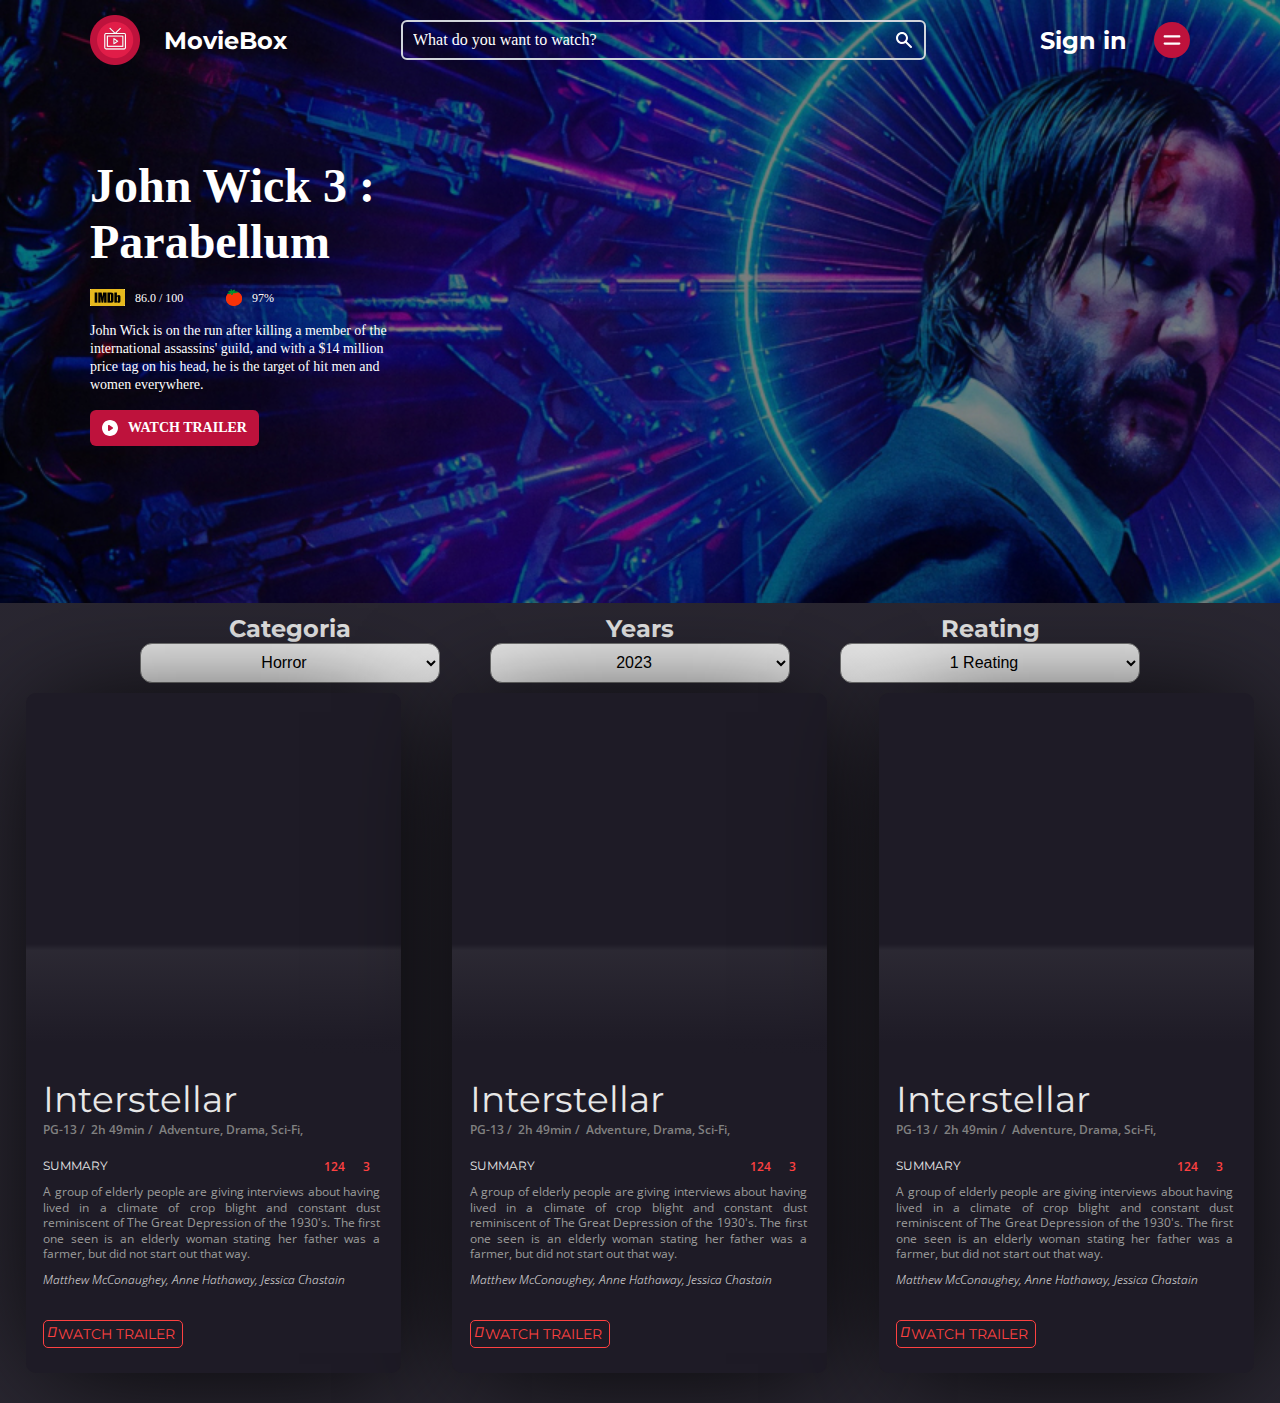
<file: tamplates/index.html>
<!DOCTYPE html>
<html lang="en">
<head>
  <meta charset="UTF-8">
  <meta http-equiv="X-UA-Compatible" content="IE=edge">
  <meta name="viewport" content="width=device-width, initial-scale=1.0">
  <title>MovieBox | 2023</title>
  <!-- <link href="https://cdn.jsdelivr.net/npm/bootstrap@5.3.0-alpha1/dist/css/bootstrap.min.css" rel="stylesheet" integrity="sha384-GLhlTQ8iRABdZLl6O3oVMWSktQOp6b7In1Zl3/Jr59b6EGGoI1aFkw7cmDA6j6gD" crossorigin="anonymous"> -->
  <link rel="stylesheet" href="../static/css/style.css">
  <link rel="stylesheet" href="../sass/main.css">
</head>
<body>
  <header class="site-header">
    <div class="container">
      <nav class="navbar">
        <ul class="nav-list">
          <li class="nav-item">
            <a href="#" class="nav-item-logo-wrap">
              <img class="" src="../static/img/tv.png" alt="" width="" height="">
              <h2 class="nav-item-logo-title">MovieBox</h2>
            </a>
          </li>
          <li class="nav-item nav-item-search-wrap">
            <input class="nav-item-search" type="text" placeholder="What do you want to watch?">
            <img class="nav-item-search-lupa" src="../static/img/lupa-Icon.svg" alt="" width="" height="">
          </li>
          <li class="nav-item">
            <a href="#" class="nav-item-logo-wrap2">
                <h2 class="nav-item-logo-title">Sign in</h2>
              <img class="" src="../static/img/Menu-logo.svg" alt="" width="" height="">
            </a>
          </li>
        </ul>
      </nav>
    </div>

    <section class="hero">
      <div class="container">
        <div class="hero-wrapper">
          <h1 class="hero-title">John Wick 3 : <br> Parabellum</h1>
          <div class="hero-box">
            <div class="hero-logo-wrap1">
              <img class="" src="../static/img/Imdb.jpg" width="35" height="17">
              <h4 class="hero-logo-text1">86.0 / 100</h4>
            </div>
            <div class="hero-logo-wrap2">
              <img class="" src="../static/img/pomidor.png" width="16" height="17">
              <h4 class="hero-logo-text2">97%</h4>
            </div>
          </div>
          <p class="hero-text">
            John Wick is on the run after killing a member of the international assassins' guild, and with a $14 million price tag on his head, he is the target of hit men and women everywhere.
          </p>
          <button class="hero-btn">
            <img class="" src="../static/img/play-icon.svg" alt="" width="" height="">
            <h4 class="hero-btn-text">Watch trailer</h4>
          </button>
        </div>
      </div>
    </section>
  </header>

  <main>
    

    <section>
      <div class="container">
        <ul class="select-list">
          <li class="select-item">
            <h2>Categoria</h2>
            <select>
              <option value="">Horror</option>
              <option value="">Aventure</option>
              <option value="">Fantastic</option>
            </select>
          </li>
          <li class="select-item">
            <h2>Years</h2>
            <select>
              <option value="">2023</option>
              <option value="">2022</option>
              <option value="">2021</option>
              <option value="">2020</option>
              <option value="">2019</option>
              <option value="">2018</option>
              <option value="">2017</option>
              <option value="">2016</option>
              <option value="">2015</option>
              <option value="">2016</option>
              <option value="">2015</option>
              <option value="">2014</option>
              <option value="">2013</option>
              <option value="">2012</option>
              <option value="">2011</option>
              <option value="">2010</option>
            </select>
          </li>
          <li class="select-item">
            <h2>Reating</h2>
            <select>
              <option value="">1 Reating</option>
              <option value="">2 Reating</option>
              <option value="">3 Reating</option>
              <option value="">4 Reating</option>
              <option value="">5 Reating</option>
              <option value="">6 Reating</option>
              <option value="">7 Reating</option>
              <option value="">8 Reating</option>
              <option value="">9 Reating</option>
              <option value="">10 Reating</option>
            </select>
          </li>
        </ul>
      </div>
    </section>

    <section class="cards">
    </div class="container_card">
        <div class="cellphone-container">    
            <div class="movie">       
              <div class="menu"><i class="material-icons"></i></div>
              <div class="movie-img"></div>
              <div class="text-movie-cont">
                <div class="mr-grid">
                  <div class="col1">
                    <h1>Interstellar</h1>
                    <ul class="movie-gen">
                      <li>PG-13  /</li>
                      <li>2h 49min  /</li>
                      <li>Adventure, Drama, Sci-Fi,</li>
                    </ul>
                  </div>
                </div>
                <div class="mr-grid summary-row">
                  <div class="col2">
                    <h5>SUMMARY</h5>
                  </div>
                  <div class="col2">
                     <ul class="movie-likes">
                      <li><i class="material-icons">&#xE813;</i>124</li>
                      <li><i class="material-icons">&#xE813;</i>3</li>
                    </ul>
                  </div>
                </div>
                <div class="mr-grid">
                  <div class="col1">
                    <p class="movie-description">A group of elderly people are giving interviews about having lived in a climate of crop blight and constant dust reminiscent of The Great 
                    Depression of the 1930's. The first one seen is an elderly woman stating her father was a farmer, but did not start out that way. </p>
                  </div>
                </div>
                <div class="mr-grid actors-row">
                  <div class="col1">
                    <p class="movie-actors">Matthew McConaughey, Anne Hathaway, Jessica Chastain</p>
                  </div>
                </div>
                <div class="mr-grid action-row">
                  <div class="col2"><div class="watch-btn"><h3><i class="material-icons">&#xE037;</i>WATCH TRAILER</h3></div>
                  </div>
                  <div class="col6 action-btn"><i class="material-icons">&#xE161;</i>
                  </div>
                  <div class="col6 action-btn"><i class="material-icons">&#xE866;</i>
                  </div>
                  <div class="col6 action-btn"><i class="material-icons">&#xE80D;</i>
                  </div>
                </div>
              </div>
            </div>
        </div>
      </div>

      
    </div class="container_card">
    <div class="cellphone-container">    
        <div class="movie">       
          <div class="menu"><i class="material-icons"></i></div>
          <div class="movie-img movie-img2"></div>
          <div class="text-movie-cont">
            <div class="mr-grid">
              <div class="col1">
                <h1>Interstellar</h1>
                <ul class="movie-gen">
                  <li>PG-13  /</li>
                  <li>2h 49min  /</li>
                  <li>Adventure, Drama, Sci-Fi,</li>
                </ul>
              </div>
            </div>
            <div class="mr-grid summary-row">
              <div class="col2">
                <h5>SUMMARY</h5>
              </div>
              <div class="col2">
                 <ul class="movie-likes">
                  <li><i class="material-icons">&#xE813;</i>124</li>
                  <li><i class="material-icons">&#xE813;</i>3</li>
                </ul>
              </div>
            </div>
            <div class="mr-grid">
              <div class="col1">
                <p class="movie-description">A group of elderly people are giving interviews about having lived in a climate of crop blight and constant dust reminiscent of The Great 
                Depression of the 1930's. The first one seen is an elderly woman stating her father was a farmer, but did not start out that way. </p>
              </div>
            </div>
            <div class="mr-grid actors-row">
              <div class="col1">
                <p class="movie-actors">Matthew McConaughey, Anne Hathaway, Jessica Chastain</p>
              </div>
            </div>
            <div class="mr-grid action-row">
              <div class="col2"><div class="watch-btn"><h3><i class="material-icons">&#xE037;</i>WATCH TRAILER</h3></div>
              </div>
              <div class="col6 action-btn"><i class="material-icons">&#xE161;</i>
              </div>
              <div class="col6 action-btn"><i class="material-icons">&#xE866;</i>
              </div>
              <div class="col6 action-btn"><i class="material-icons">&#xE80D;</i>
              </div>
            </div>
          </div>
        </div>
    </div>
  </div>
 

  
</div class="container_card">
<div class="cellphone-container">    
    <div class="movie">       
      <div class="menu"><i class="material-icons"></i></div>
      <div class="movie-img movie-img3"></div>
      <div class="text-movie-cont">
        <div class="mr-grid">
          <div class="col1">
            <h1>Interstellar</h1>
            <ul class="movie-gen">
              <li>PG-13  /</li>
              <li>2h 49min  /</li>
              <li>Adventure, Drama, Sci-Fi,</li>
            </ul>
          </div>
        </div>
        <div class="mr-grid summary-row">
          <div class="col2">
            <h5>SUMMARY</h5>
          </div>
          <div class="col2">
             <ul class="movie-likes">
              <li><i class="material-icons">&#xE813;</i>124</li>
              <li><i class="material-icons">&#xE813;</i>3</li>
            </ul>
          </div>
        </div>
        <div class="mr-grid">
          <div class="col1">
            <p class="movie-description">A group of elderly people are giving interviews about having lived in a climate of crop blight and constant dust reminiscent of The Great 
            Depression of the 1930's. The first one seen is an elderly woman stating her father was a farmer, but did not start out that way. </p>
          </div>
        </div>
        <div class="mr-grid actors-row">
          <div class="col1">
            <p class="movie-actors">Matthew McConaughey, Anne Hathaway, Jessica Chastain</p>
          </div>
        </div>
        <div class="mr-grid action-row">
          <div class="col2"><div class="watch-btn"><h3><i class="material-icons">&#xE037;</i>WATCH TRAILER</h3></div>
          </div>
          <div class="col6 action-btn"><i class="material-icons">&#xE161;</i>
          </div>
          <div class="col6 action-btn"><i class="material-icons">&#xE866;</i>
          </div>
          <div class="col6 action-btn"><i class="material-icons">&#xE80D;</i>
          </div>
        </div>
      </div>
    </div>
</div>
</div>

    </section>
  </main>

  <script src="../static/js/main.js"></script>
  <script src="https://cdn.jsdelivr.net/npm/bootstrap@5.3.0-alpha1/dist/js/bootstrap.bundle.min.js" integrity="sha384-w76AqPfDkMBDXo30jS1Sgez6pr3x5MlQ1ZAGC+nuZB+EYdgRZgiwxhTBTkF7CXvN" crossorigin="anonymous"></script>
</body>
</html>
</file>
<file: static/css/style.css>
* {
  margin: 0;
  padding: 0;
  box-sizing: border-box;
}

body {
  font-family: 'DM Sans', sans-serif;
}

.container {
  width: 100%;
  max-width: 1300px;
  margin: 0 auto;
}

header {
  background-image: url(../../static/img/Poster.jpg);
  background-repeat: no-repeat;
  background-attachment: fixed;
  background-size: cover;
}

.navbar {
  padding-top: 15px;
  margin-bottom: 93px;
}

.nav-list {
  display: flex;
  align-items: center;
  justify-content: space-between;
  list-style-type: none;
}

.nav-item-logo-wrap {
  display: flex;
  align-items: center;
  text-decoration: none;
}

.nav-item-logo-wrap h2 {
  color: #fff;
  margin-left: 24px;
}

.nav-item-search-wrap {
  width: 525px;
  padding: 6px 12px 6px 10px;
  display: flex;
  justify-content: space-between;
  align-items: center;
  border: 2px solid #D1D5DB;
  border-radius: 6px;
}

.nav-item-search {
  width: 100%;
  font-family: 'DM Sans';
  font-style: normal;
  font-weight: 400;
  font-size: 16px;
  line-height: 24px;
  color: #fff;
  outline: none;
  border: none;
  background: transparent;
}

::-webkit-input-placeholder {
  color: white;
}

.nav-item-logo-wrap2 {
  display: flex;
  align-items: center;
  text-decoration: none;
}

.nav-item-logo-wrap2 h2 {
  color: #fff;
  margin-right: 27px;
}


.hero {
  padding-bottom: 157px;
}

.hero-title {
  margin-bottom: 19px;
  font-family: 'DM Sans';
  font-style: normal;
  font-weight: 700;
  font-size: 48px;
  line-height: 56px;
  color: #fff;
}

.hero-box {
  width: 184px;
  display: flex;
  justify-content: space-between;
  align-items: center;
  margin-bottom: 16px;
}

.hero-logo-wrap1 {
  display: flex;
  align-items: center;
}

.hero-logo-wrap2 {
  display: flex;
  align-items: center;
}

.hero-logo-text1 {
  margin-left: 10px;
  font-family: 'DM Sans';
  font-style: normal;
  font-weight: 400;
  font-size: 12px;
  line-height: 12px;
  color: #FFFFFF;
}

.hero-logo-text2 {
  margin-left: 10px;
  font-family: 'DM Sans';
  font-style: normal;
  font-weight: 400;
  font-size: 12px;
  line-height: 12px;
  color: #FFFFFF;
}

.hero-text {
  width: 302px;
  font-family: 'DM Sans';
  font-style: normal;
  font-weight: 500;
  font-size: 14px;
  line-height: 18px;
  color: #FFFFFF;
  margin-bottom: 16px;
}

.hero-btn {
  display: flex;
  justify-content: center;
  align-items: center;
  width: 169px;
  height: 36px;
  background: #BE123C;
  border-radius: 6px;
  outline: none;
  border: none;
  cursor: pointer;
}

.hero-btn-text {
  margin-left: 10px;
  font-family: 'DM Sans';
  font-style: normal;
  font-weight: 700;
  font-size: 14px;
  line-height: 24px;
  text-transform: uppercase;
  color: #FFFFFF;
}


.select-list {
  width: 100%;
  height: 90px;
  display: flex;
  justify-content: space-evenly;
  list-style-type: none;
  text-align: center;
}

.select-item {
  display: flex;
  flex-direction: column;
  justify-content: center;

}

select {
  text-align: center;
  width: 300px;
  height: 40px;
  border-radius: 12px;
  padding: 0 15px;
  font-size: 16px;
  font-family: Arial, Helvetica, sans-serif;
  outline: none;
}

.cards {
  display: flex;
  justify-content: space-around;
}



.container {
  max-width: 1100px;
  margin: 0 auto;

}

.listData {
  display: flex;
  flex-wrap: wrap;
  justify-content: space-between;
  list-style-type: none;
}

.listData li {
  margin: 10px;
}

.move__card {
  padding: 1px;
  border: 1px solid #000;
  border-radius: 5px;
  width: 400px;
  height: auto;
  border-radius: 20px;
  border: none;
  box-shadow: 0 0 10px black;
}


.move__card__inner {
  display: flex;
  flex-direction: column;
  padding: 10px;
}

.move__card img {
  width: 100%;
  height: 370px;
  border-top-left-radius: 20px;
  border-top-right-radius: 20px;
}

.year_{
  margin-top: 5px;
  margin-bottom: 5px;
  color: #797979;
  font-family: 'Trebuchet MS', 'Lucida Sans Unicode', 'Lucida Grande', 'Lucida Sans', Arial, sans-serif;
}
.title_{
  text-align: center;
  margin-bottom: 10px;
  font-family: Cambria, Cochin, Georgia, Times, 'Times New Roman', serif;
}
.cat_{
  text-align: center;
  padding-bottom: 8px;
  border-bottom: 1px solid #000;
}
.rayt_{
  margin-top: 10px;
  margin-bottom: 15px;
}
.wtch_{
  text-align: center;
  text-decoration: none;
  margin-bottom: 10px;
  font-size: 20px;
  border: 1px solid #000;
  padding: 10px;
  color: white;
  background-color: #ff7200;
  border-radius: 5px;
  border: none;
}

.bookmarks{
  color: #fff;
  font-size: 30px;
  margin-left: 40px;
  
}
.bookmarks:hover{
  color: blue;
  transition: all ease 0.5s;
}
.bookm{
  cursor: pointer;
  font-size: 18px;
}
.bookm:hover{
  color: red;
}

.bookmark__open{
  display: none;
  overflow: auto;
  width: 500px;
  height: 100vh;
  position: absolute;
  right: 0;
  top: 0;
  background-color: #fff;
}

.book_img{
  width: 100px;
  height: 100px;
  border-radius: 50%;

  
}

.title__main{
  margin-top: 20px;
  margin-left: 30px;
  margin-bottom: 20px;
}
.cancel{
  font-size: 40px;
  position: absolute;
  right: 15px;
  top: 15px;
  cursor: pointer;
}
.booklist{
  display: flex;
  align-items: center;
  justify-content: space-around;
}
.book_title{
  text-align: center;
  width: 250px;
  overflow: auto;
}
.book_rating{
  color: #797979;
}
.book_wtch{
  text-decoration: none;
  padding: 10px;
  border: 2px solid rgb(9, 9, 197);
  color: rgb(9, 9, 197) ;
  border-radius: 5px;
}
.cancel:hover{
  color: red;
}
</file>
<file: sass/main.css>
@import url(https://fonts.googleapis.com/css?family=Montserrat:400,700);
@import url(https://fonts.googleapis.com/css?family=Open+Sans:400,300,600,700,800,300italic,400italic,600italic,700italic,800italic);
body {
  background: linear-gradient(rgba(30, 27, 38, 0.95), rgba(30, 27, 38, 0.95)), url("https://mir-s3-cdn-cf.behance.net/project_modules/1400/26e42443872613.57ffb1f31c4b4.jpg");
  background-position: center;
  background-size: cover;
  background-repeat: repeat;
}

.container_card {
  width: 100%;
  height: 100%;
}

.cellphone-container {
  width: 375px;
  height: 680px;
  background-color: #1e1b26;
  box-shadow: 5px 5px 115px -14px black;
  border-radius: 4px;
  margin-bottom: 30px;
  border-radius: 10px;
}

.menu {
  position: absolute;
  right: 12px;
  top: 6px;
  z-index: 999;
}
.menu i {
  font-size: 40px;
  color: #fe4141;
  filter: drop-shadow(4px 4px 10px rgba(0, 0, 0, 0.5));
}

.movie-img2 {
  background-image: url("https://m.media-amazon.com/images/M/MV5BOGE4NzU1YTAtNzA3Mi00ZTA2LTg2YmYtMDJmMThiMjlkYjg2XkEyXkFqcGdeQXVyNTgzMDMzMTg@._V1_FMjpg_UX1000_.jpg") !important;
}

.movie-img3 {
  background-image: url("https://territorystudio.com/wp-content/uploads/2021/10/thebilliondollarcode_boxshot_na_09_de.jpg") !important;
}

.movie-img {
  width: 100%;
  height: 380px;
  background-image: url("https://mir-s3-cdn-cf.behance.net/project_modules/1400/26e42443872613.57ffb1f31c4b4.jpg");
  background-position: center;
  background-repeat: no-repeat;
  background-size: cover;
  z-index: 111 !important;
  border-top-left-radius: 4px;
  border-top-right-radius: 4px;
  -webkit-mask-image: -webkit-gradient(linear, left top, left bottom, color-stop(0, rgb(0, 0, 0)), color-stop(0.35, rgb(0, 0, 0)), color-stop(0.5, rgb(0, 0, 0)), color-stop(0.65, rgb(0, 0, 0)), color-stop(0.85, rgba(0, 0, 0, 0.6)), color-stop(1, rgba(0, 0, 0, 0)));
  position: relative;
}

.movie {
  /* Permalink - use to edit and share this gradient: http://colorzilla.com/gradient-editor/#ffffff+39,1e1b26+53&0+38,1+55 */ /* FF3.6-15 */ /* Chrome10-25,Safari5.1-6 */
  background: linear-gradient(to bottom, rgba(255, 255, 255, 0) 38%, rgba(255, 255, 255, 0.06) 39%, rgba(30, 27, 38, 0.88) 53%, rgb(30, 27, 38) 55%); /* W3C, IE10+, FF16+, Chrome26+, Opera12+, Safari7+ */
  filter: progid:DXImageTransform.Microsoft.gradient( startColorstr="#00ffffff", endColorstr="#1e1b26",GradientType=0 ); /* IE6-9 */
  position: absolute;
  background-size: contain;
  background-size: cover;
  z-index: 1 !important;
  width: 375px;
  height: 660px;
  display: block;
  border-radius: 4px;
}

.text-movie-cont {
  padding: 0px 12px;
  text-align: justify;
}

.action-btn {
  text-align: right;
}
.action-btn i {
  color: #fe4141;
  font-size: 28px;
  text-align: right;
}

.watch-btn {
  display: block;
  border: 1px solid #fe4141;
  border-radius: 5px;
  padding: 4px;
  width: 140px;
}
.watch-btn h3 i {
  font-size: 14px;
  margin-right: 2px;
  position: relative;
  float: left;
  line-height: 1;
}

.action-row {
  margin-top: 24px;
}

.summary-row {
  margin-top: 12px;
}

/* TYPOGRAPHY STARTS */
/* Fonts */
h1, h2, h3, h4, h5 {
  font-family: "Montserrat", sans-serif;
  color: #e7e7e7;
  margin: 0px;
}

h1 {
  font-size: 36px;
  font-weight: 400;
}

h3 {
  font-size: 14px;
  font-weight: 400;
  color: #fe4141;
}

h5 {
  font-size: 12px;
  font-weight: 400;
}

.movie-gen, .movie-likes {
  margin: 0px;
  padding: 0px;
}
.movie-gen li, .movie-likes li {
  font-family: "Open Sans", sans-serif;
  font-size: 12px;
  color: #818181;
  width: auto;
  display: block;
  float: left;
  margin-right: 6px;
  font-weight: 600;
}

.movie-likes {
  float: right;
}
.movie-likes li {
  color: #fe4141;
}
.movie-likes li:last-child {
  margin-right: 0px;
}
.movie-likes li i {
  font-size: 14px;
  margin-right: 4px;
  position: relative;
  float: left;
  line-height: 1;
}

.movie-details {
  font-family: "Open Sans", sans-serif;
  font-size: 12px;
  font-weight: 300;
  color: #b4b4b4;
}

.movie-description {
  font-family: "Open Sans", sans-serif;
  font-size: 12px;
  font-weight: 400;
  color: #9b9b9b;
  text-align: justify;
  line-height: 1.3;
}

.movie-actors {
  font-family: "Open Sans", sans-serif;
  font-size: 12px;
  font-weight: 300;
  color: #e7e7e7;
  font-style: italic;
}

/* TYPOGRAPHY ENDS */
/** GRID STARTS **/
.thegrid {
  margin: 0 auto;
}

.elements-distance, .movie-details, .movie-description, .movie-actors {
  margin: 0px;
}

.mr-grid {
  width: 100%;
}

.mr-grid:before, .mr-grid:after {
  content: "";
  display: table;
}

.mr-grid:after {
  clear: both;
}

.mr-grid {
  *zoom: 1;
}

.col1, .col2, .col3, .col3rest, .col4, .col4rest, .col5, .col5rest, .col6, .col6rest {
  margin: 0% 0.5% 0.5% 0.5%;
  padding: 1%;
  float: left;
  display: block;
}

/* Columns match, minus margin sum. E.G. margin-left+margin-right=1%, col2=50%-1% - added padding:1%*/
.col1 {
  width: 98%;
}

.col2 {
  width: 47%;
}

.col3 {
  width: 30.3333333333%;
}

.col4 {
  width: 22%;
}

.col5 {
  width: 17%;
}

.col6 {
  width: 13.6666666667%;
}

/* Columns match with their individual number. E.G. col3+col3rest=full width row */
.col3rest {
  width: 63.6666666667%;
}

.col4rest {
  width: 72%;
}

.col5rest {
  width: 77%;
}

.col6rest {
  width: 80.3333333333%;
}

.dribbble-link {
  width: 50px;
  height: 50px;
  position: fixed;
  bottom: 15px;
  right: 15px;
  border-radius: 50px;
}/*# sourceMappingURL=main.css.map */
</file>
